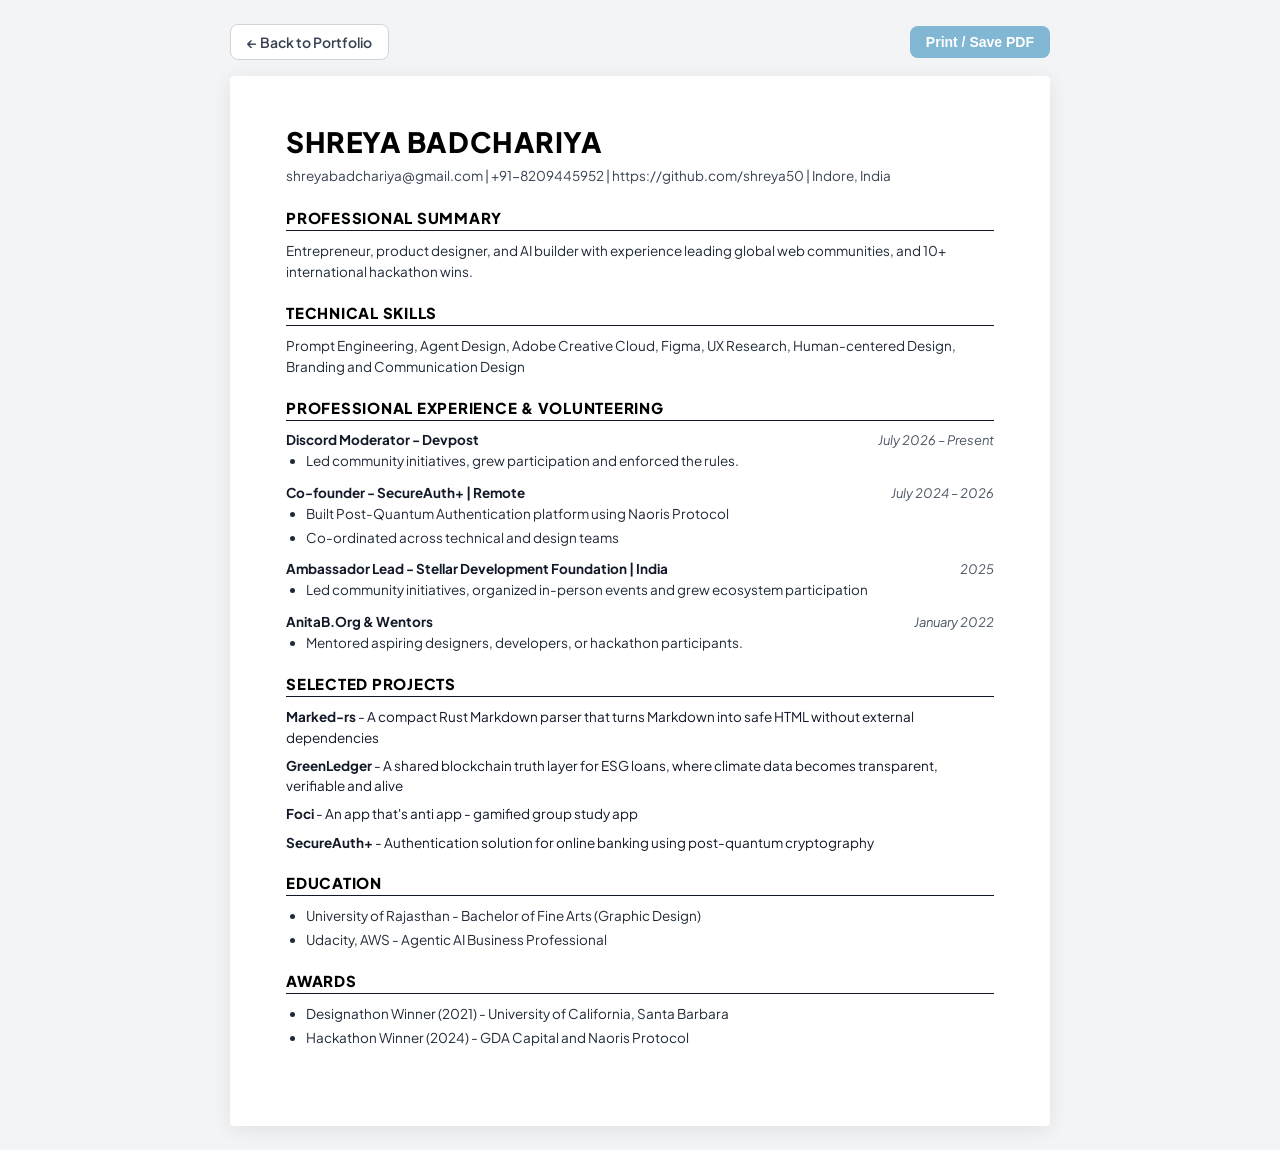
<file: public/resume.html>
<!DOCTYPE html>
<html lang="en">
<head>
  <meta charset="UTF-8">
  <meta name="viewport" content="width=device-width, initial-scale=1.0">
  <title>Shreya Badchariya - Resume</title>
  <link rel="preconnect" href="https://fonts.googleapis.com">
  <link rel="preconnect" href="https://fonts.gstatic.com" crossorigin>
  <link href="https://fonts.googleapis.com/css2?family=Plus+Jakarta+Sans:wght@400;500;600;700;800&display=swap" rel="stylesheet">
  <style>
    * {
      box-sizing: border-box;
      margin: 0;
      padding: 0;
    }
    body {
      font-family: 'Plus Jakarta Sans', system-ui, -apple-system, sans-serif;
      background: #f3f4f6;
      color: #111827;
      padding: 24px 16px;
      display: flex;
      flex-direction: column;
      align-items: center;
    }
    .toolbar {
      width: 100%;
      max-width: 820px;
      display: flex;
      justify-content: space-between;
      align-items: center;
      margin-bottom: 16px;
    }
    .back-link, .print-btn {
      display: inline-flex;
      align-items: center;
      gap: 6px;
      padding: 8px 16px;
      border-radius: 8px;
      font-size: 14px;
      font-weight: 600;
      cursor: pointer;
      text-decoration: none;
      transition: all 0.2s;
    }
    .back-link {
      background: #ffffff;
      color: #374151;
      border: 1px solid #d1d5db;
    }
    .back-link:hover {
      background: #f9fafb;
    }
    .print-btn {
      background: #81B7D2;
      color: #ffffff;
      border: none;
    }
    .print-btn:hover {
      background: #72A8C4;
    }
    .page {
      background: #ffffff;
      width: 100%;
      max-width: 820px;
      min-height: 1050px;
      padding: 48px 56px;
      box-shadow: 0 4px 20px rgba(0, 0, 0, 0.08);
      border-radius: 4px;
    }
    h1 {
      font-size: 28px;
      font-weight: 800;
      letter-spacing: 0.02em;
      text-transform: uppercase;
      margin-bottom: 8px;
      color: #000000;
    }
    .contact-line {
      font-size: 13.5px;
      color: #374151;
      margin-bottom: 24px;
      word-break: break-word;
    }
    .contact-line a {
      color: inherit;
      text-decoration: none;
    }
    .contact-line a:hover {
      text-decoration: underline;
    }
    .section-title {
      font-size: 15px;
      font-weight: 800;
      text-transform: uppercase;
      letter-spacing: 0.05em;
      border-bottom: 1.5px solid #111827;
      padding-bottom: 3px;
      margin-top: 20px;
      margin-bottom: 10px;
      color: #000000;
    }
    p, li {
      font-size: 13.5px;
      line-height: 1.55;
      color: #1f2937;
    }
    .experience-item {
      margin-bottom: 12px;
    }
    .role-header {
      display: flex;
      justify-content: space-between;
      align-items: baseline;
      font-size: 13.5px;
      margin-bottom: 3px;
    }
    .role-title {
      font-weight: 700;
      color: #111827;
    }
    .role-date {
      font-style: italic;
      color: #4b5563;
      font-size: 13px;
    }
    ul {
      list-style-type: disc;
      padding-left: 20px;
    }
    ul li {
      margin-bottom: 3px;
    }
    .project-item {
      margin-bottom: 8px;
      font-size: 13.5px;
      line-height: 1.5;
    }
    .project-name {
      font-weight: 700;
      color: #111827;
    }
    @media print {
      body {
        background: #ffffff;
        padding: 0;
      }
      .toolbar {
        display: none;
      }
      .page {
        box-shadow: none;
        padding: 24px 32px;
        max-width: 100%;
      }
    }
  </style>
</head>
<body>
  <div class="toolbar">
    <a href="/" class="back-link">&larr; Back to Portfolio</a>
    <button onclick="window.print()" class="print-btn">Print / Save PDF</button>
  </div>

  <div class="page">
    <h1>SHREYA BADCHARIYA</h1>
    <div class="contact-line">
      <a href="mailto:shreyabadchariya@gmail.com">shreyabadchariya@gmail.com</a> | 
      +91-8209445952 | 
      <a href="https://github.com/shreya50" target="_blank" rel="noopener">https://github.com/shreya50</a> | 
      Indore, India
    </div>

    <div class="section-title">PROFESSIONAL SUMMARY</div>
    <p>Entrepreneur, product designer, and AI builder with experience leading global web communities, and 10+ international hackathon wins.</p>

    <div class="section-title">TECHNICAL SKILLS</div>
    <p>Prompt Engineering, Agent Design, Adobe Creative Cloud, Figma, UX Research, Human-centered Design, Branding and Communication Design</p>

    <div class="section-title">PROFESSIONAL EXPERIENCE & VOLUNTEERING</div>
    
    <div class="experience-item">
      <div class="role-header">
        <span class="role-title">Discord Moderator - Devpost</span>
        <span class="role-date">July 2026 – Present</span>
      </div>
      <ul>
        <li>Led community initiatives, grew participation and enforced the rules.</li>
      </ul>
    </div>

    <div class="experience-item">
      <div class="role-header">
        <span class="role-title">Co-founder - SecureAuth+ | Remote</span>
        <span class="role-date">July 2024 – 2026</span>
      </div>
      <ul>
        <li>Built Post-Quantum Authentication platform using Naoris Protocol</li>
        <li>Co-ordinated across technical and design teams</li>
      </ul>
    </div>

    <div class="experience-item">
      <div class="role-header">
        <span class="role-title">Ambassador Lead - Stellar Development Foundation | India</span>
        <span class="role-date">2025</span>
      </div>
      <ul>
        <li>Led community initiatives, organized in-person events and grew ecosystem participation</li>
      </ul>
    </div>

    <div class="experience-item">
      <div class="role-header">
        <span class="role-title">AnitaB.Org & Wentors</span>
        <span class="role-date">January 2022</span>
      </div>
      <ul>
        <li>Mentored aspiring designers, developers, or hackathon participants.</li>
      </ul>
    </div>

    <div class="section-title">SELECTED PROJECTS</div>
    <div class="project-item">
      <span class="project-name">Marked-rs</span> - A compact Rust Markdown parser that turns Markdown into safe HTML without external dependencies
    </div>
    <div class="project-item">
      <span class="project-name">GreenLedger</span> - A shared blockchain truth layer for ESG loans, where climate data becomes transparent, verifiable and alive
    </div>
    <div class="project-item">
      <span class="project-name">Foci</span> - An app that's anti app - gamified group study app
    </div>
    <div class="project-item">
      <span class="project-name">SecureAuth+</span> - Authentication solution for online banking using post-quantum cryptography
    </div>

    <div class="section-title">EDUCATION</div>
    <ul>
      <li>University of Rajasthan - Bachelor of Fine Arts (Graphic Design)</li>
      <li>Udacity, AWS - Agentic AI Business Professional</li>
    </ul>

    <div class="section-title">AWARDS</div>
    <ul>
      <li>Designathon Winner (2021) - University of California, Santa Barbara</li>
      <li>Hackathon Winner (2024) - GDA Capital and Naoris Protocol</li>
    </ul>
  </div>
</body>
</html>
</file>
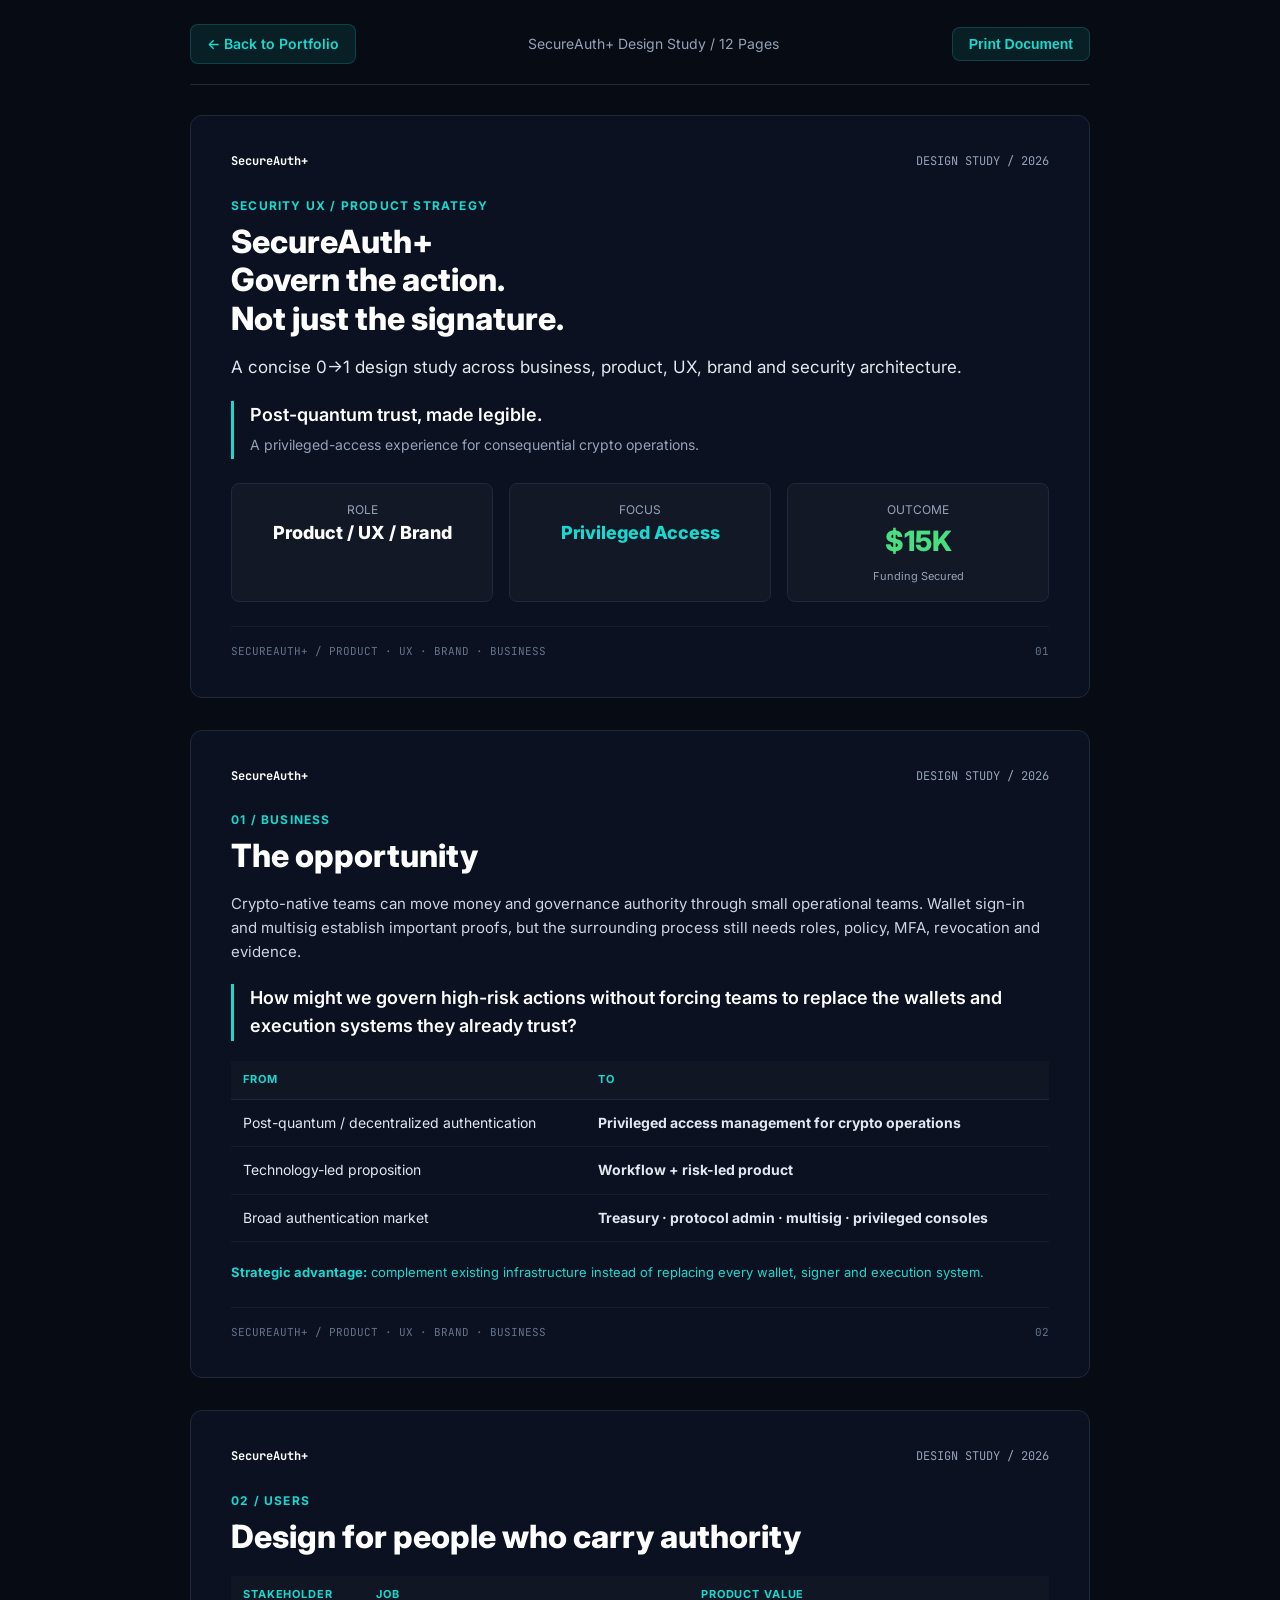
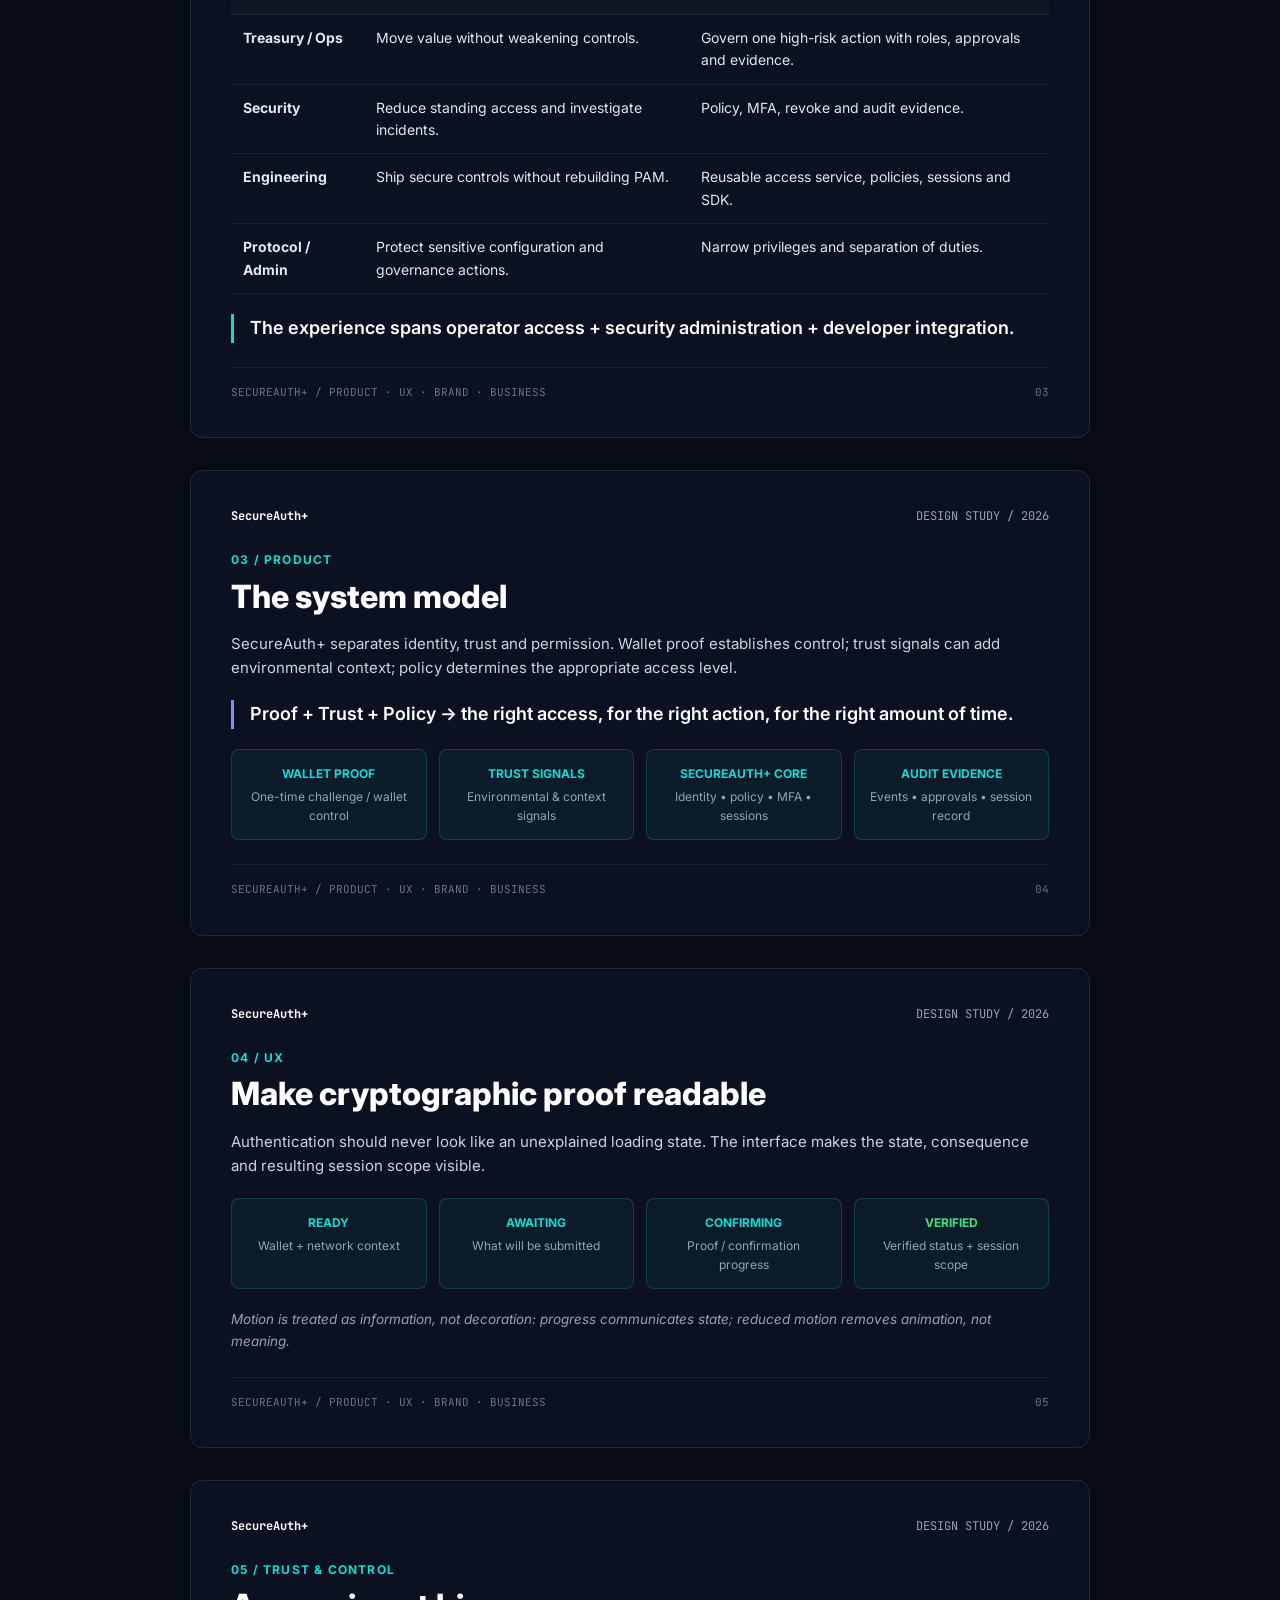
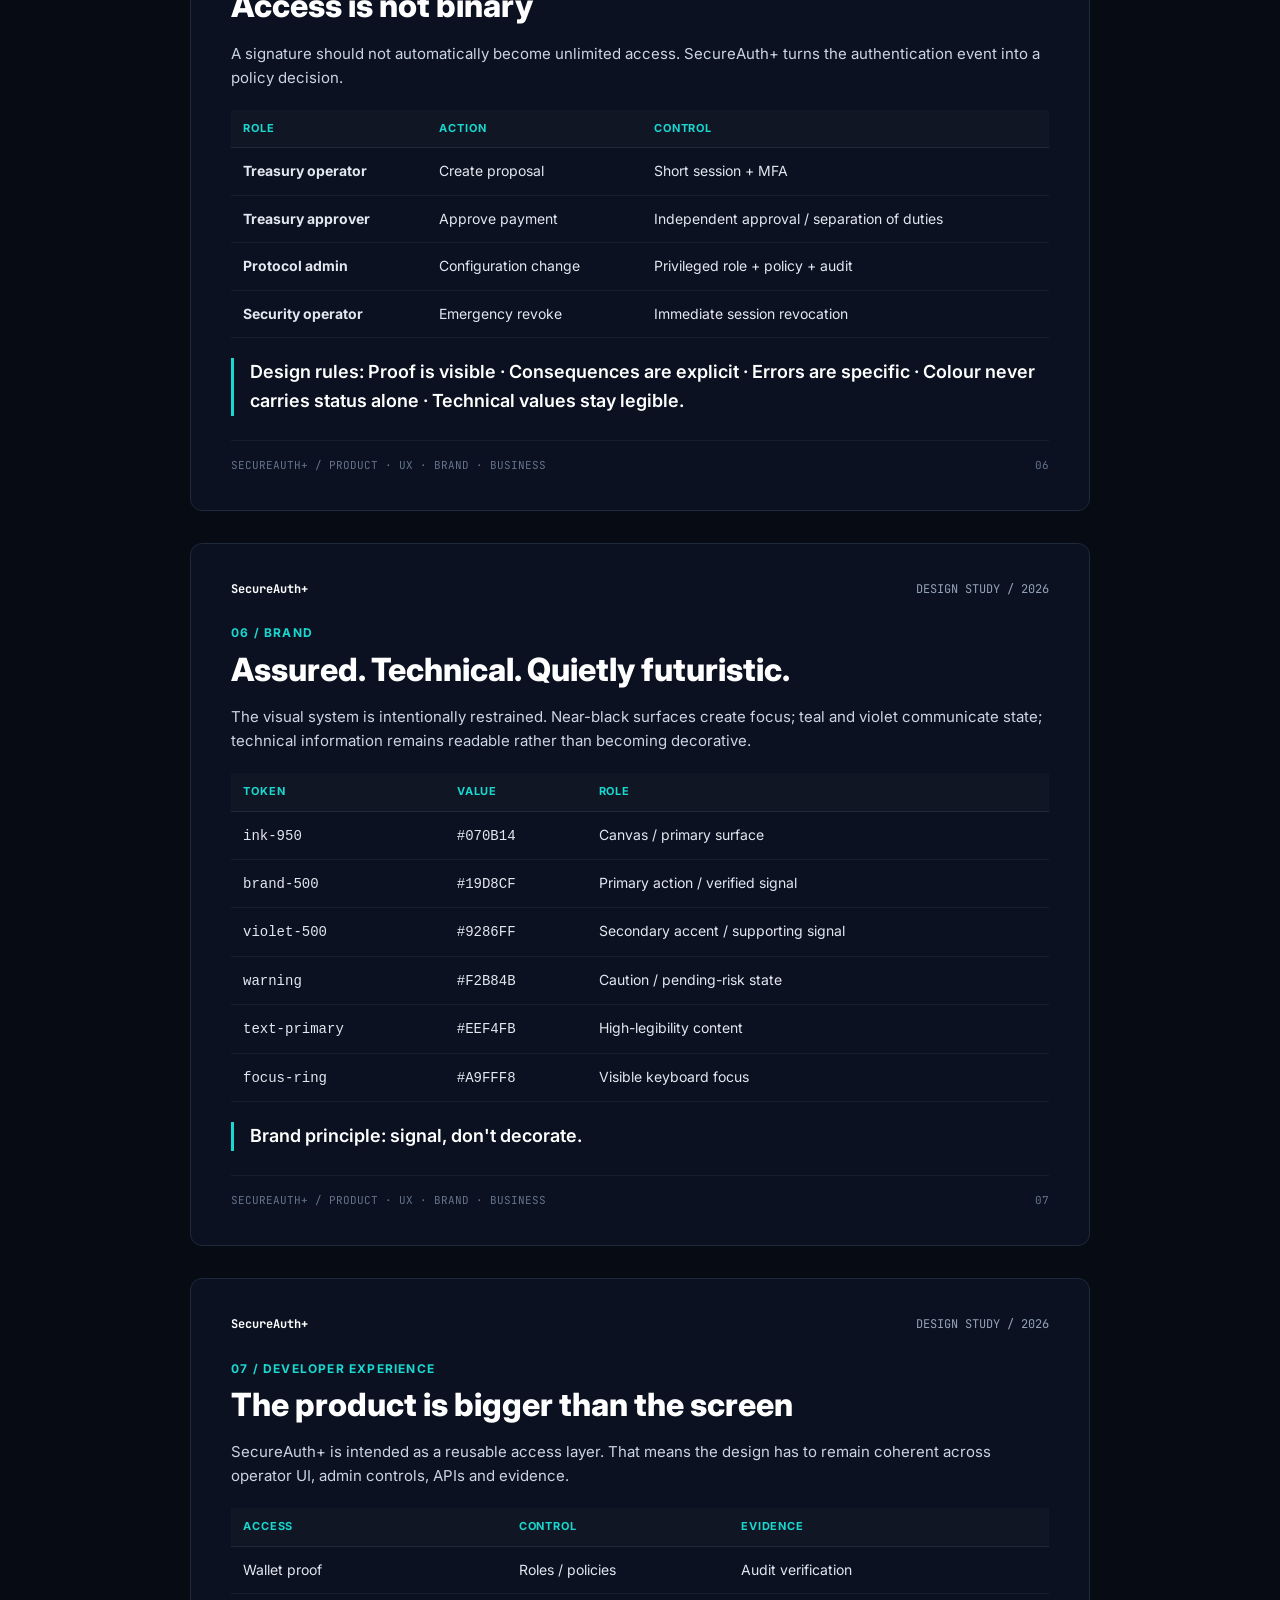
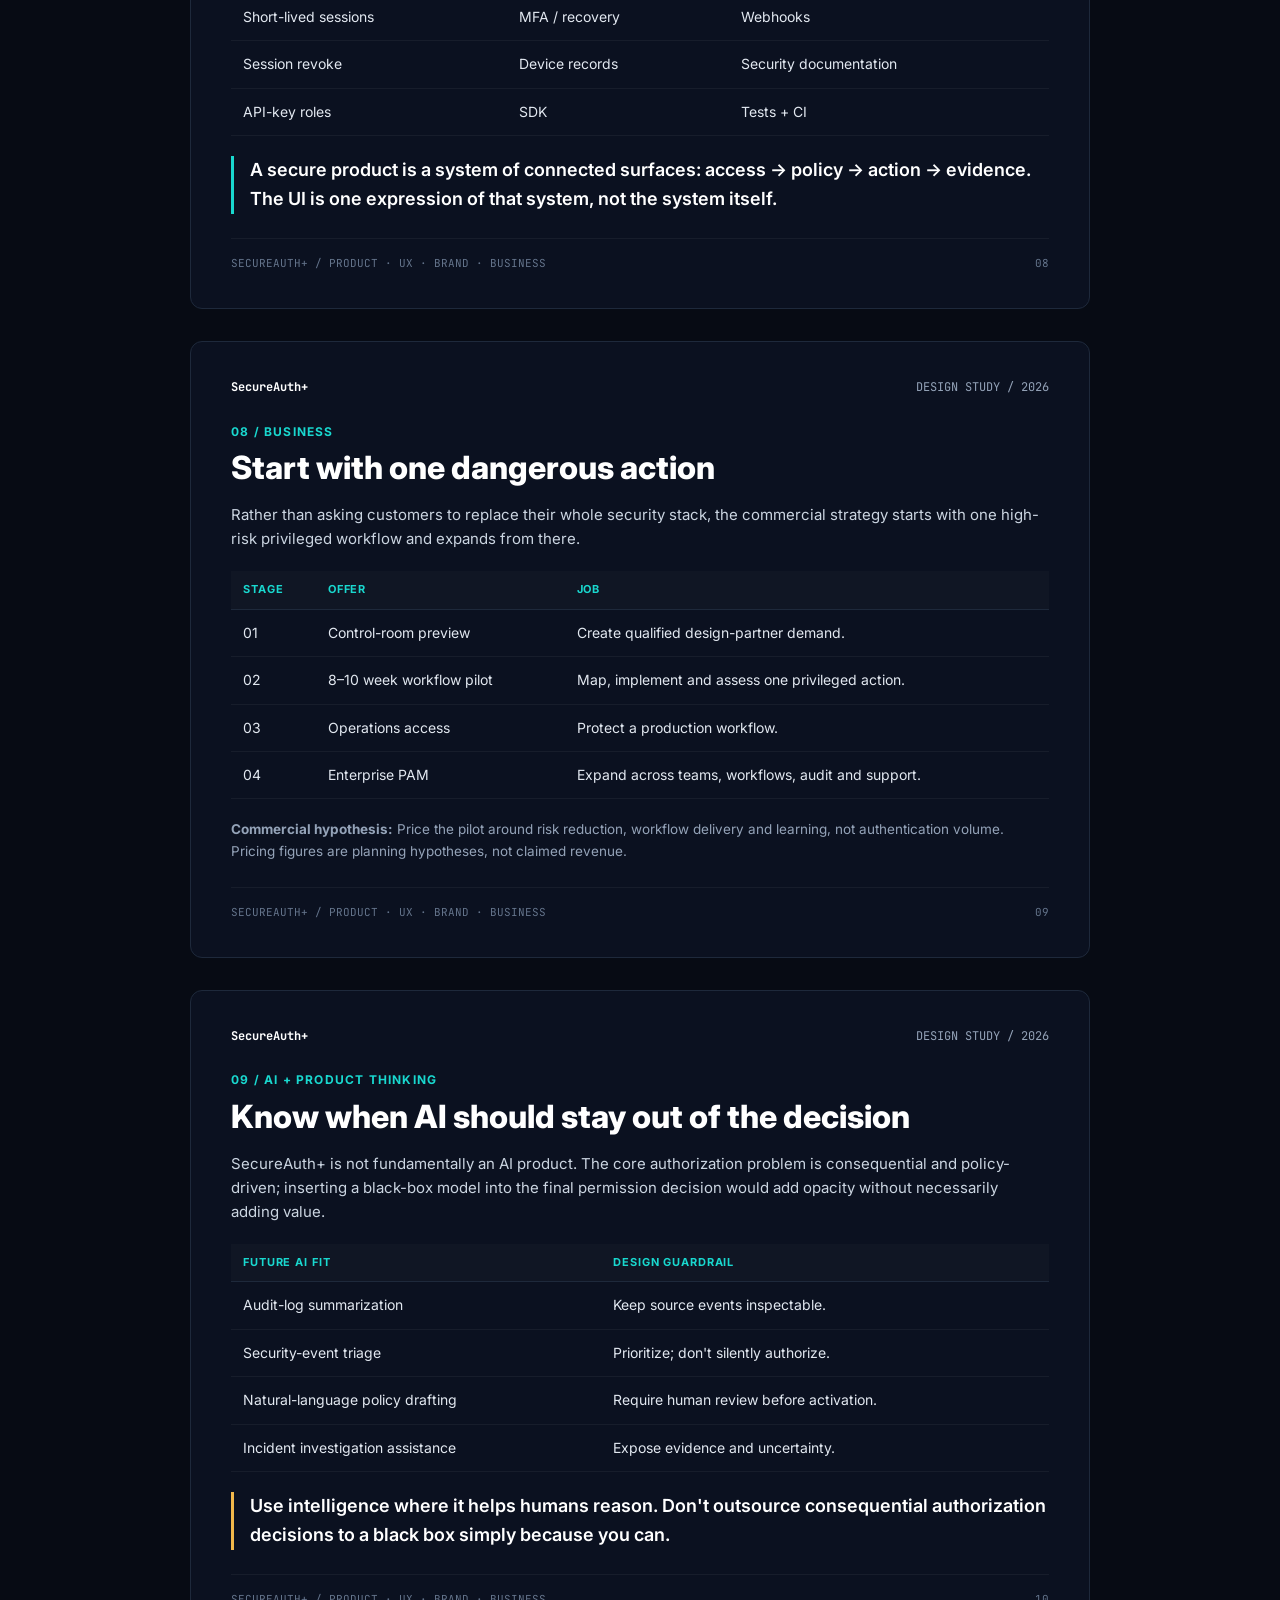
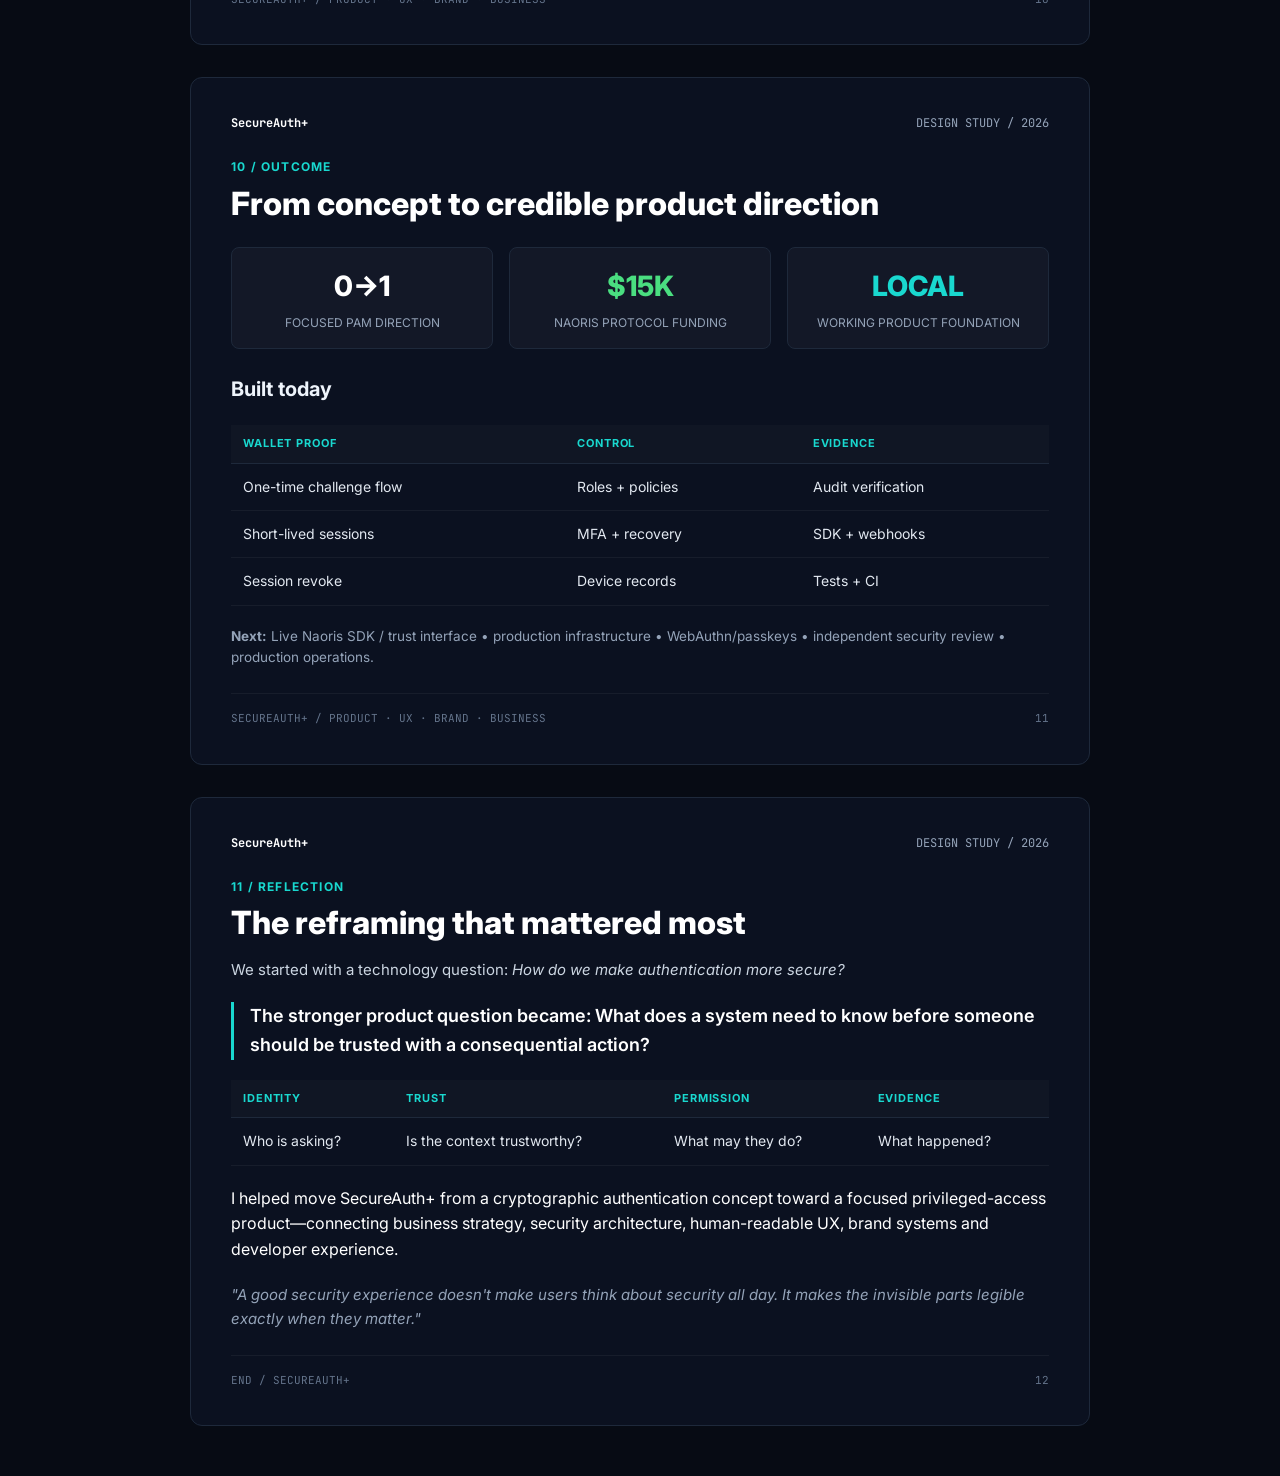
<file: public/secureauth-design-study.html>
<!DOCTYPE html>
<html lang="en">
<head>
  <meta charset="UTF-8">
  <meta name="viewport" content="width=device-width, initial-scale=1.0">
  <title>SecureAuth+ Design Study / 2026</title>
  <link rel="preconnect" href="https://fonts.googleapis.com">
  <link rel="preconnect" href="https://fonts.gstatic.com" crossorigin>
  <link href="https://fonts.googleapis.com/css2?family=Inter:wght@400;500;600;700;800&family=JetBrains+Mono:wght@400;500&display=swap" rel="stylesheet">
  <style>
    :root {
      --ink-950: #070B14;
      --brand-500: #19D8CF;
      --violet-500: #9286FF;
      --warning: #F2B84B;
      --text-primary: #EEF4FB;
      --text-secondary: #94A3B8;
      --border-color: #1E293B;
      --card-bg: rgba(15, 23, 42, 0.6);
    }
    * {
      box-sizing: border-box;
      margin: 0;
      padding: 0;
    }
    body {
      background-color: var(--ink-950);
      color: var(--text-primary);
      font-family: 'Inter', system-ui, -apple-system, sans-serif;
      padding: 24px 16px;
      line-height: 1.6;
    }
    .container {
      max-width: 900px;
      margin: 0 auto;
    }
    .top-bar {
      display: flex;
      justify-content: space-between;
      align-items: center;
      padding-bottom: 20px;
      margin-bottom: 30px;
      border-bottom: 1px solid var(--border-color);
    }
    .back-btn, .print-btn {
      color: var(--brand-500);
      text-decoration: none;
      font-weight: 600;
      font-size: 14px;
      background: rgba(25, 216, 207, 0.1);
      padding: 8px 16px;
      border-radius: 8px;
      border: 1px solid rgba(25, 216, 207, 0.2);
      cursor: pointer;
    }
    .back-btn:hover, .print-btn:hover {
      background: rgba(25, 216, 207, 0.2);
    }
    .slide-card {
      background: #0B1120;
      border: 1px solid var(--border-color);
      border-radius: 12px;
      padding: 36px 40px;
      margin-bottom: 32px;
      position: relative;
    }
    .slide-header {
      display: flex;
      justify-content: space-between;
      align-items: center;
      margin-bottom: 24px;
      font-size: 12px;
      color: var(--text-secondary);
      font-family: 'JetBrains Mono', monospace;
    }
    .slide-header .brand {
      display: flex;
      align-items: center;
      gap: 8px;
      color: #fff;
      font-weight: 700;
    }
    .eyebrow {
      color: var(--brand-500);
      font-size: 12px;
      font-weight: 700;
      letter-spacing: 0.1em;
      text-transform: uppercase;
      margin-bottom: 8px;
    }
    h2 {
      font-size: 32px;
      font-weight: 800;
      line-height: 1.2;
      margin-bottom: 16px;
      color: #fff;
    }
    h3 {
      font-size: 20px;
      font-weight: 700;
      margin-top: 20px;
      margin-bottom: 12px;
      color: var(--text-primary);
    }
    p {
      color: #CBD5E1;
      font-size: 15px;
      margin-bottom: 16px;
    }
    .highlight-quote {
      font-size: 18px;
      font-weight: 600;
      color: #FFFFFF;
      border-left: 3px solid var(--brand-500);
      padding-left: 16px;
      margin: 20px 0;
    }
    table {
      width: 100%;
      border-collapse: collapse;
      margin: 20px 0;
      font-size: 14px;
    }
    th {
      text-align: left;
      color: var(--brand-500);
      font-size: 11px;
      text-transform: uppercase;
      letter-spacing: 0.08em;
      padding: 10px 12px;
      border-bottom: 1px solid var(--border-color);
      background: rgba(255, 255, 255, 0.02);
    }
    td {
      padding: 12px;
      border-bottom: 1px solid rgba(255, 255, 255, 0.05);
      color: #E2E8F0;
      vertical-align: top;
    }
    .metric-grid {
      display: grid;
      grid-template-columns: repeat(3, 1fr);
      gap: 16px;
      margin: 24px 0;
    }
    .metric-box {
      background: rgba(255, 255, 255, 0.03);
      border: 1px solid var(--border-color);
      border-radius: 8px;
      padding: 16px;
      text-align: center;
    }
    .metric-val {
      font-size: 28px;
      font-weight: 800;
      color: #fff;
      margin-bottom: 4px;
    }
    .metric-label {
      font-size: 12px;
      color: var(--text-secondary);
      text-transform: uppercase;
    }
    .flow-grid {
      display: grid;
      grid-template-columns: repeat(4, 1fr);
      gap: 12px;
      margin: 20px 0;
    }
    .flow-step {
      background: rgba(25, 216, 207, 0.05);
      border: 1px solid rgba(25, 216, 207, 0.2);
      border-radius: 8px;
      padding: 14px;
      text-align: center;
    }
    .flow-title {
      font-weight: 700;
      color: var(--brand-500);
      font-size: 12px;
      text-transform: uppercase;
      margin-bottom: 4px;
    }
    .flow-desc {
      font-size: 12px;
      color: #94A3B8;
    }
    .slide-footer {
      display: flex;
      justify-content: space-between;
      margin-top: 24px;
      padding-top: 16px;
      border-top: 1px solid rgba(255, 255, 255, 0.05);
      font-size: 11px;
      color: #64748B;
      font-family: 'JetBrains Mono', monospace;
    }
    @media (max-width: 640px) {
      .metric-grid, .flow-grid {
        grid-template-columns: 1fr;
      }
      .slide-card {
        padding: 24px 20px;
      }
      h2 {
        font-size: 24px;
      }
    }
  </style>
</head>
<body>
  <div class="container">
    <div class="top-bar">
      <a href="/" class="back-btn">&larr; Back to Portfolio</a>
      <div style="font-size: 14px; color: var(--text-secondary);">SecureAuth+ Design Study / 12 Pages</div>
      <button onclick="window.print()" class="print-btn">Print Document</button>
    </div>

    <!-- Page 1 -->
    <div class="slide-card">
      <div class="slide-header">
        <div class="brand">SecureAuth+</div>
        <div>DESIGN STUDY / 2026</div>
      </div>
      <div class="eyebrow">SECURITY UX / PRODUCT STRATEGY</div>
      <h2>SecureAuth+<br>Govern the action.<br>Not just the signature.</h2>
      <p style="font-size: 17px; color: #E2E8F0;">A concise 0&rarr;1 design study across business, product, UX, brand and security architecture.</p>
      
      <div class="highlight-quote">
        Post-quantum trust, made legible.<br>
        <span style="font-size: 14px; font-weight: normal; color: #94A3B8;">A privileged-access experience for consequential crypto operations.</span>
      </div>

      <div class="metric-grid">
        <div class="metric-box">
          <div class="metric-label">Role</div>
          <div class="metric-val" style="font-size: 18px;">Product / UX / Brand</div>
        </div>
        <div class="metric-box">
          <div class="metric-label">Focus</div>
          <div class="metric-val" style="font-size: 18px; color: var(--brand-500);">Privileged Access</div>
        </div>
        <div class="metric-box">
          <div class="metric-label">Outcome</div>
          <div class="metric-val" style="color: #4ADE80;">$15K</div>
          <div style="font-size: 11px; color: #94A3B8;">Funding Secured</div>
        </div>
      </div>
      <div class="slide-footer">
        <div>SECUREAUTH+ / PRODUCT &middot; UX &middot; BRAND &middot; BUSINESS</div>
        <div>01</div>
      </div>
    </div>

    <!-- Page 2 -->
    <div class="slide-card">
      <div class="slide-header">
        <div class="brand">SecureAuth+</div>
        <div>DESIGN STUDY / 2026</div>
      </div>
      <div class="eyebrow">01 / BUSINESS</div>
      <h2>The opportunity</h2>
      <p>Crypto-native teams can move money and governance authority through small operational teams. Wallet sign-in and multisig establish important proofs, but the surrounding process still needs roles, policy, MFA, revocation and evidence.</p>
      
      <div class="highlight-quote">
        How might we govern high-risk actions without forcing teams to replace the wallets and execution systems they already trust?
      </div>

      <table>
        <thead>
          <tr>
            <th>FROM</th>
            <th>TO</th>
          </tr>
        </thead>
        <tbody>
          <tr>
            <td>Post-quantum / decentralized authentication</td>
            <td><strong>Privileged access management for crypto operations</strong></td>
          </tr>
          <tr>
            <td>Technology-led proposition</td>
            <td><strong>Workflow + risk-led product</strong></td>
          </tr>
          <tr>
            <td>Broad authentication market</td>
            <td><strong>Treasury &middot; protocol admin &middot; multisig &middot; privileged consoles</strong></td>
          </tr>
        </tbody>
      </table>
      <p style="font-size: 13px; color: var(--brand-500);"><strong>Strategic advantage:</strong> complement existing infrastructure instead of replacing every wallet, signer and execution system.</p>
      <div class="slide-footer">
        <div>SECUREAUTH+ / PRODUCT &middot; UX &middot; BRAND &middot; BUSINESS</div>
        <div>02</div>
      </div>
    </div>

    <!-- Page 3 -->
    <div class="slide-card">
      <div class="slide-header">
        <div class="brand">SecureAuth+</div>
        <div>DESIGN STUDY / 2026</div>
      </div>
      <div class="eyebrow">02 / USERS</div>
      <h2>Design for people who carry authority</h2>
      
      <table>
        <thead>
          <tr>
            <th>STAKEHOLDER</th>
            <th>JOB</th>
            <th>PRODUCT VALUE</th>
          </tr>
        </thead>
        <tbody>
          <tr>
            <td><strong>Treasury / Ops</strong></td>
            <td>Move value without weakening controls.</td>
            <td>Govern one high-risk action with roles, approvals and evidence.</td>
          </tr>
          <tr>
            <td><strong>Security</strong></td>
            <td>Reduce standing access and investigate incidents.</td>
            <td>Policy, MFA, revoke and audit evidence.</td>
          </tr>
          <tr>
            <td><strong>Engineering</strong></td>
            <td>Ship secure controls without rebuilding PAM.</td>
            <td>Reusable access service, policies, sessions and SDK.</td>
          </tr>
          <tr>
            <td><strong>Protocol / Admin</strong></td>
            <td>Protect sensitive configuration and governance actions.</td>
            <td>Narrow privileges and separation of duties.</td>
          </tr>
        </tbody>
      </table>

      <div class="highlight-quote">
        The experience spans operator access + security administration + developer integration.
      </div>
      <div class="slide-footer">
        <div>SECUREAUTH+ / PRODUCT &middot; UX &middot; BRAND &middot; BUSINESS</div>
        <div>03</div>
      </div>
    </div>

    <!-- Page 4 -->
    <div class="slide-card">
      <div class="slide-header">
        <div class="brand">SecureAuth+</div>
        <div>DESIGN STUDY / 2026</div>
      </div>
      <div class="eyebrow">03 / PRODUCT</div>
      <h2>The system model</h2>
      <p>SecureAuth+ separates identity, trust and permission. Wallet proof establishes control; trust signals can add environmental context; policy determines the appropriate access level.</p>

      <div class="highlight-quote" style="border-color: var(--violet-500);">
        Proof + Trust + Policy &rarr; the right access, for the right action, for the right amount of time.
      </div>

      <div class="flow-grid">
        <div class="flow-step">
          <div class="flow-title">Wallet Proof</div>
          <div class="flow-desc">One-time challenge / wallet control</div>
        </div>
        <div class="flow-step">
          <div class="flow-title">Trust Signals</div>
          <div class="flow-desc">Environmental & context signals</div>
        </div>
        <div class="flow-step">
          <div class="flow-title">SecureAuth+ Core</div>
          <div class="flow-desc">Identity &bull; policy &bull; MFA &bull; sessions</div>
        </div>
        <div class="flow-step">
          <div class="flow-title">Audit Evidence</div>
          <div class="flow-desc">Events &bull; approvals &bull; session record</div>
        </div>
      </div>
      <div class="slide-footer">
        <div>SECUREAUTH+ / PRODUCT &middot; UX &middot; BRAND &middot; BUSINESS</div>
        <div>04</div>
      </div>
    </div>

    <!-- Page 5 -->
    <div class="slide-card">
      <div class="slide-header">
        <div class="brand">SecureAuth+</div>
        <div>DESIGN STUDY / 2026</div>
      </div>
      <div class="eyebrow">04 / UX</div>
      <h2>Make cryptographic proof readable</h2>
      <p>Authentication should never look like an unexplained loading state. The interface makes the state, consequence and resulting session scope visible.</p>

      <div class="flow-grid">
        <div class="flow-step">
          <div class="flow-title">READY</div>
          <div class="flow-desc">Wallet + network context</div>
        </div>
        <div class="flow-step">
          <div class="flow-title">AWAITING</div>
          <div class="flow-desc">What will be submitted</div>
        </div>
        <div class="flow-step">
          <div class="flow-title">CONFIRMING</div>
          <div class="flow-desc">Proof / confirmation progress</div>
        </div>
        <div class="flow-step">
          <div class="flow-title" style="color: #4ADE80;">VERIFIED</div>
          <div class="flow-desc">Verified status + session scope</div>
        </div>
      </div>

      <p style="font-size: 13.5px; color: #94A3B8; font-style: italic;">
        Motion is treated as information, not decoration: progress communicates state; reduced motion removes animation, not meaning.
      </p>
      <div class="slide-footer">
        <div>SECUREAUTH+ / PRODUCT &middot; UX &middot; BRAND &middot; BUSINESS</div>
        <div>05</div>
      </div>
    </div>

    <!-- Page 6 -->
    <div class="slide-card">
      <div class="slide-header">
        <div class="brand">SecureAuth+</div>
        <div>DESIGN STUDY / 2026</div>
      </div>
      <div class="eyebrow">05 / TRUST & CONTROL</div>
      <h2>Access is not binary</h2>
      <p>A signature should not automatically become unlimited access. SecureAuth+ turns the authentication event into a policy decision.</p>

      <table>
        <thead>
          <tr>
            <th>ROLE</th>
            <th>ACTION</th>
            <th>CONTROL</th>
          </tr>
        </thead>
        <tbody>
          <tr>
            <td><strong>Treasury operator</strong></td>
            <td>Create proposal</td>
            <td>Short session + MFA</td>
          </tr>
          <tr>
            <td><strong>Treasury approver</strong></td>
            <td>Approve payment</td>
            <td>Independent approval / separation of duties</td>
          </tr>
          <tr>
            <td><strong>Protocol admin</strong></td>
            <td>Configuration change</td>
            <td>Privileged role + policy + audit</td>
          </tr>
          <tr>
            <td><strong>Security operator</strong></td>
            <td>Emergency revoke</td>
            <td>Immediate session revocation</td>
          </tr>
        </tbody>
      </table>

      <div class="highlight-quote">
        Design rules: Proof is visible &middot; Consequences are explicit &middot; Errors are specific &middot; Colour never carries status alone &middot; Technical values stay legible.
      </div>
      <div class="slide-footer">
        <div>SECUREAUTH+ / PRODUCT &middot; UX &middot; BRAND &middot; BUSINESS</div>
        <div>06</div>
      </div>
    </div>

    <!-- Page 7 -->
    <div class="slide-card">
      <div class="slide-header">
        <div class="brand">SecureAuth+</div>
        <div>DESIGN STUDY / 2026</div>
      </div>
      <div class="eyebrow">06 / BRAND</div>
      <h2>Assured. Technical. Quietly futuristic.</h2>
      <p>The visual system is intentionally restrained. Near-black surfaces create focus; teal and violet communicate state; technical information remains readable rather than becoming decorative.</p>

      <table>
        <thead>
          <tr>
            <th>TOKEN</th>
            <th>VALUE</th>
            <th>ROLE</th>
          </tr>
        </thead>
        <tbody>
          <tr>
            <td><code>ink-950</code></td>
            <td><code>#070B14</code></td>
            <td>Canvas / primary surface</td>
          </tr>
          <tr>
            <td><code>brand-500</code></td>
            <td><code>#19D8CF</code></td>
            <td>Primary action / verified signal</td>
          </tr>
          <tr>
            <td><code>violet-500</code></td>
            <td><code>#9286FF</code></td>
            <td>Secondary accent / supporting signal</td>
          </tr>
          <tr>
            <td><code>warning</code></td>
            <td><code>#F2B84B</code></td>
            <td>Caution / pending-risk state</td>
          </tr>
          <tr>
            <td><code>text-primary</code></td>
            <td><code>#EEF4FB</code></td>
            <td>High-legibility content</td>
          </tr>
          <tr>
            <td><code>focus-ring</code></td>
            <td><code>#A9FFF8</code></td>
            <td>Visible keyboard focus</td>
          </tr>
        </tbody>
      </table>

      <div class="highlight-quote">
        Brand principle: signal, don't decorate.
      </div>
      <div class="slide-footer">
        <div>SECUREAUTH+ / PRODUCT &middot; UX &middot; BRAND &middot; BUSINESS</div>
        <div>07</div>
      </div>
    </div>

    <!-- Page 8 -->
    <div class="slide-card">
      <div class="slide-header">
        <div class="brand">SecureAuth+</div>
        <div>DESIGN STUDY / 2026</div>
      </div>
      <div class="eyebrow">07 / DEVELOPER EXPERIENCE</div>
      <h2>The product is bigger than the screen</h2>
      <p>SecureAuth+ is intended as a reusable access layer. That means the design has to remain coherent across operator UI, admin controls, APIs and evidence.</p>

      <table>
        <thead>
          <tr>
            <th>ACCESS</th>
            <th>CONTROL</th>
            <th>EVIDENCE</th>
          </tr>
        </thead>
        <tbody>
          <tr>
            <td>Wallet proof</td>
            <td>Roles / policies</td>
            <td>Audit verification</td>
          </tr>
          <tr>
            <td>Short-lived sessions</td>
            <td>MFA / recovery</td>
            <td>Webhooks</td>
          </tr>
          <tr>
            <td>Session revoke</td>
            <td>Device records</td>
            <td>Security documentation</td>
          </tr>
          <tr>
            <td>API-key roles</td>
            <td>SDK</td>
            <td>Tests + CI</td>
          </tr>
        </tbody>
      </table>

      <div class="highlight-quote">
        A secure product is a system of connected surfaces: access &rarr; policy &rarr; action &rarr; evidence. The UI is one expression of that system, not the system itself.
      </div>
      <div class="slide-footer">
        <div>SECUREAUTH+ / PRODUCT &middot; UX &middot; BRAND &middot; BUSINESS</div>
        <div>08</div>
      </div>
    </div>

    <!-- Page 9 -->
    <div class="slide-card">
      <div class="slide-header">
        <div class="brand">SecureAuth+</div>
        <div>DESIGN STUDY / 2026</div>
      </div>
      <div class="eyebrow">08 / BUSINESS</div>
      <h2>Start with one dangerous action</h2>
      <p>Rather than asking customers to replace their whole security stack, the commercial strategy starts with one high-risk privileged workflow and expands from there.</p>

      <table>
        <thead>
          <tr>
            <th>STAGE</th>
            <th>OFFER</th>
            <th>JOB</th>
          </tr>
        </thead>
        <tbody>
          <tr>
            <td>01</td>
            <td>Control-room preview</td>
            <td>Create qualified design-partner demand.</td>
          </tr>
          <tr>
            <td>02</td>
            <td>8–10 week workflow pilot</td>
            <td>Map, implement and assess one privileged action.</td>
          </tr>
          <tr>
            <td>03</td>
            <td>Operations access</td>
            <td>Protect a production workflow.</td>
          </tr>
          <tr>
            <td>04</td>
            <td>Enterprise PAM</td>
            <td>Expand across teams, workflows, audit and support.</td>
          </tr>
        </tbody>
      </table>

      <p style="font-size: 13.5px; color: #94A3B8;">
        <strong>Commercial hypothesis:</strong> Price the pilot around risk reduction, workflow delivery and learning, not authentication volume. Pricing figures are planning hypotheses, not claimed revenue.
      </p>
      <div class="slide-footer">
        <div>SECUREAUTH+ / PRODUCT &middot; UX &middot; BRAND &middot; BUSINESS</div>
        <div>09</div>
      </div>
    </div>

    <!-- Page 10 -->
    <div class="slide-card">
      <div class="slide-header">
        <div class="brand">SecureAuth+</div>
        <div>DESIGN STUDY / 2026</div>
      </div>
      <div class="eyebrow">09 / AI + PRODUCT THINKING</div>
      <h2>Know when AI should stay out of the decision</h2>
      <p>SecureAuth+ is not fundamentally an AI product. The core authorization problem is consequential and policy-driven; inserting a black-box model into the final permission decision would add opacity without necessarily adding value.</p>

      <table>
        <thead>
          <tr>
            <th>FUTURE AI FIT</th>
            <th>DESIGN GUARDRAIL</th>
          </tr>
        </thead>
        <tbody>
          <tr>
            <td>Audit-log summarization</td>
            <td>Keep source events inspectable.</td>
          </tr>
          <tr>
            <td>Security-event triage</td>
            <td>Prioritize; don't silently authorize.</td>
          </tr>
          <tr>
            <td>Natural-language policy drafting</td>
            <td>Require human review before activation.</td>
          </tr>
          <tr>
            <td>Incident investigation assistance</td>
            <td>Expose evidence and uncertainty.</td>
          </tr>
        </tbody>
      </table>

      <div class="highlight-quote" style="border-color: var(--warning);">
        Use intelligence where it helps humans reason. Don't outsource consequential authorization decisions to a black box simply because you can.
      </div>
      <div class="slide-footer">
        <div>SECUREAUTH+ / PRODUCT &middot; UX &middot; BRAND &middot; BUSINESS</div>
        <div>10</div>
      </div>
    </div>

    <!-- Page 11 -->
    <div class="slide-card">
      <div class="slide-header">
        <div class="brand">SecureAuth+</div>
        <div>DESIGN STUDY / 2026</div>
      </div>
      <div class="eyebrow">10 / OUTCOME</div>
      <h2>From concept to credible product direction</h2>

      <div class="metric-grid">
        <div class="metric-box">
          <div class="metric-val">0&rarr;1</div>
          <div class="metric-label">Focused PAM direction</div>
        </div>
        <div class="metric-box">
          <div class="metric-val" style="color: #4ADE80;">$15K</div>
          <div class="metric-label">Naoris Protocol funding</div>
        </div>
        <div class="metric-box">
          <div class="metric-val" style="color: var(--brand-500);">LOCAL</div>
          <div class="metric-label">Working product foundation</div>
        </div>
      </div>

      <h3>Built today</h3>
      <table>
        <thead>
          <tr>
            <th>WALLET PROOF</th>
            <th>CONTROL</th>
            <th>EVIDENCE</th>
          </tr>
        </thead>
        <tbody>
          <tr>
            <td>One-time challenge flow</td>
            <td>Roles + policies</td>
            <td>Audit verification</td>
          </tr>
          <tr>
            <td>Short-lived sessions</td>
            <td>MFA + recovery</td>
            <td>SDK + webhooks</td>
          </tr>
          <tr>
            <td>Session revoke</td>
            <td>Device records</td>
            <td>Tests + CI</td>
          </tr>
        </tbody>
      </table>

      <p style="font-size: 13.5px; color: #94A3B8;">
        <strong>Next:</strong> Live Naoris SDK / trust interface &bull; production infrastructure &bull; WebAuthn/passkeys &bull; independent security review &bull; production operations.
      </p>
      <div class="slide-footer">
        <div>SECUREAUTH+ / PRODUCT &middot; UX &middot; BRAND &middot; BUSINESS</div>
        <div>11</div>
      </div>
    </div>

    <!-- Page 12 -->
    <div class="slide-card">
      <div class="slide-header">
        <div class="brand">SecureAuth+</div>
        <div>DESIGN STUDY / 2026</div>
      </div>
      <div class="eyebrow">11 / REFLECTION</div>
      <h2>The reframing that mattered most</h2>
      <p>We started with a technology question: <em>How do we make authentication more secure?</em></p>
      <div class="highlight-quote">
        The stronger product question became: What does a system need to know before someone should be trusted with a consequential action?
      </div>

      <table>
        <thead>
          <tr>
            <th>IDENTITY</th>
            <th>TRUST</th>
            <th>PERMISSION</th>
            <th>EVIDENCE</th>
          </tr>
        </thead>
        <tbody>
          <tr>
            <td>Who is asking?</td>
            <td>Is the context trustworthy?</td>
            <td>What may they do?</td>
            <td>What happened?</td>
          </tr>
        </tbody>
      </table>

      <p style="font-size: 16px; color: #FFFFFF; margin: 20px 0;">
        I helped move SecureAuth+ from a cryptographic authentication concept toward a focused privileged-access product—connecting business strategy, security architecture, human-readable UX, brand systems and developer experience.
      </p>

      <p style="font-style: italic; color: #94A3B8;">
        "A good security experience doesn't make users think about security all day. It makes the invisible parts legible exactly when they matter."
      </p>
      <div class="slide-footer">
        <div>END / SECUREAUTH+</div>
        <div>12</div>
      </div>
    </div>
  </div>
</body>
</html>
</file>
